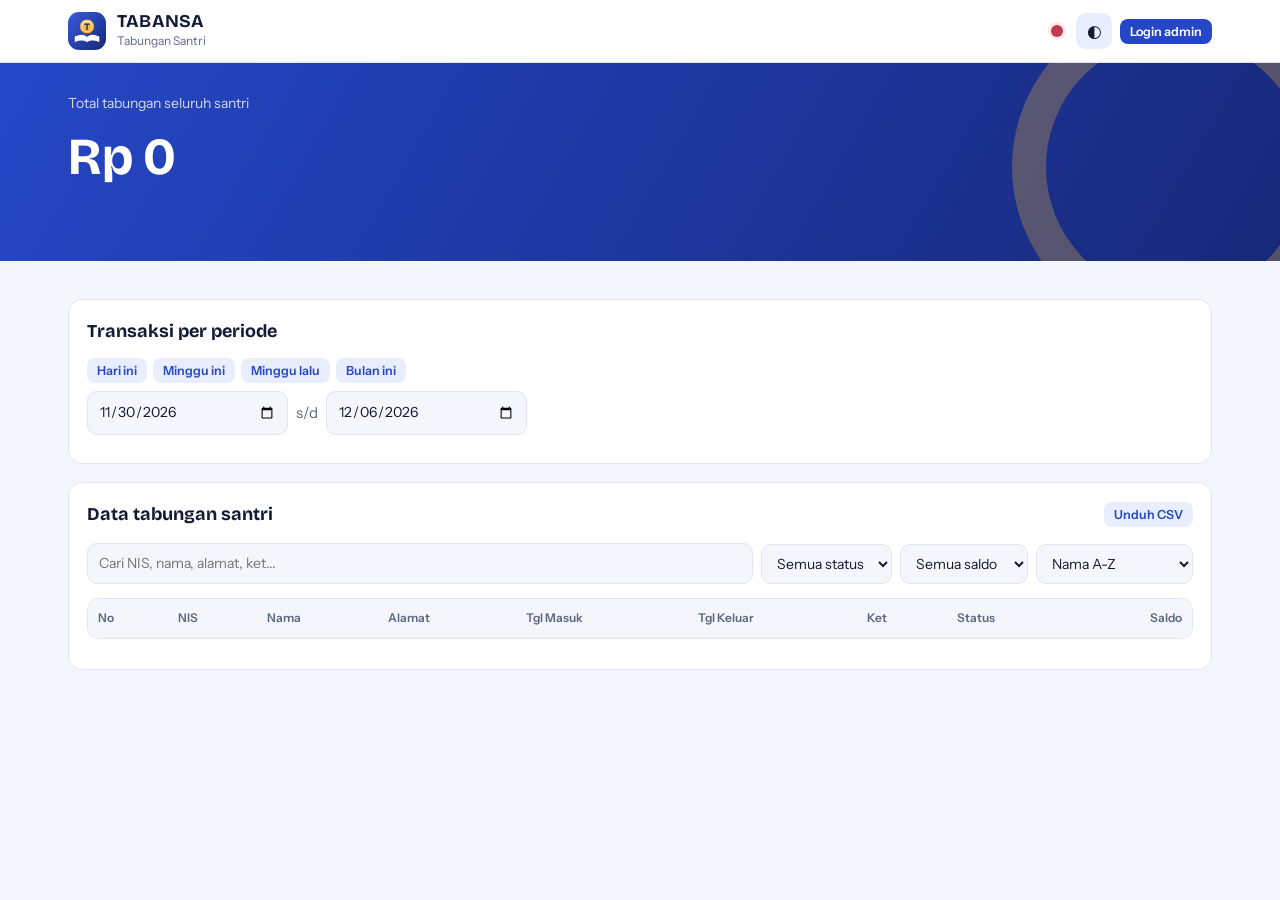
<file: index.html>
<!DOCTYPE html><html lang="id"><head><meta charset="UTF-8"><meta name="viewport" content="width=device-width,initial-scale=1">
<title>TABANSA - Tabungan Santri</title><link rel="manifest" href="manifest.json"><link rel="icon" href="icon.png"><meta name="theme-color" content="#2547C7">
<script src="theme.js"></script><link rel="preconnect" href="https://fonts.googleapis.com"><link rel="preconnect" href="https://fonts.gstatic.com" crossorigin><link href="https://fonts.googleapis.com/css2?family=Bricolage+Grotesque:opsz,wght@12..96,600;12..96,700&family=Instrument+Sans:wght@400;500;600&display=swap" rel="stylesheet"><link rel="stylesheet" href="style.css">
<script src="supabase.js"></script></head>
<body>
<header class="top"><div class="wrap"><a class="brand" href="index.html"><img src="icon.png" alt=""><span><b>TABANSA</b><small id="lem"></small></span></a>
<div class="acts"><button class="ib" data-theme-toggle aria-label="Ganti tema terang/gelap" title="Ganti tema">&#9680;</button><a class="btn btn-sm" href="admin/login.html">Login admin</a></div></div></header>
<section class="hero"><div class="wrap"><p>Total tabungan seluruh santri</p><h1 id="hSaldo" class="num">Rp 0</h1></div></section>
<main class="wrap">
<div class="chips" id="chips"></div>
<section class="card"><h2>Transaksi per periode</h2><div id="periode"></div></section>
<section class="card"><div class="bar"><h2>Data tabungan santri</h2><button id="dl" class="btn btn-ghost btn-sm">Unduh CSV</button></div>
<div class="bar" id="flt"></div>
<div class="tw only-w"><table><thead><tr><th>No</th><th>NIS</th><th>Nama</th><th>Alamat</th><th>Tgl Masuk</th><th>Tgl Keluar</th><th>Ket</th><th>Status</th><th class="r">Saldo</th></tr></thead><tbody id="tb"></tbody></table></div>
<div class="only-n" id="cards"></div>
<p id="empty" class="empty" hidden></p><div style="text-align:center;margin-top:12px"><button id="more" class="btn btn-ghost" hidden>Tampilkan lebih banyak</button></div></section>
</main>
<div class="modal" id="modal" hidden><div class="sheet"><button class="ib x" id="mx" aria-label="Tutup">&times;</button><h3 id="mN"></h3><p class="mut" id="mI" style="margin:0"></p><div class="sum" id="mS"></div><div id="mL"></div></div></div>
<script src="config.js"></script><script src="common.js"></script>
<script>
let S=[],shown=40,muatPeriode;
initNet();$("#lem").textContent=NAMA_LEMBAGA;$("#flt").innerHTML=FILTER_HTML;muatPeriode=initPeriode($("#periode"));
const chip=(l,v,c)=>`<div class="chip ${c||""}"><span>${l}</span><b>${v}</b></div>`;
async function load(){const{data,error}=await cq("saldo",sb.from("saldo_santri").select("*"));
 if(error){$("#empty").hidden=false;$("#empty").textContent=errJaringan(error)?"Belum ada data tersimpan. Sambungkan internet sekali untuk memuat data.":"Data belum bisa dimuat: "+error.message;return}
 S=data||[];const sum=k=>S.reduce((t,x)=>t+Number(x[k]),0);$("#hSaldo").textContent=rp(sum("saldo"));
 $("#chips").innerHTML=chip("Total santri",S.length)+chip("Santri aktif",S.filter(x=>x.aktif).length)+chip("Total setoran",rp(sum("total_masuk")),"in")+chip("Total penarikan",rp(sum("total_keluar")),"out");render()}
const lihat=()=>filterSantri(S,$("#q").value,$("#fSt").value,$("#fSa").value,$("#fSo").value);
function render(){const d=lihat(),v=d.slice(0,shown);$("#empty").hidden=d.length>0;$("#empty").textContent=S.length?"Tidak ada santri yang cocok.":"Belum ada data santri.";$("#more").hidden=d.length<=shown;
 $("#tb").innerHTML=v.map((x,i)=>`<tr class="klik" data-nis="${esc(x.nis)}"><td class="mut">${i+1}</td><td class="nw">${esc(x.nis)}</td><td class="nw"><span class="av">${inisial(x.nama)}</span><b>${esc(x.nama)}</b></td><td>${esc(x.alamat||"-")}</td><td class="nw">${tgl(x.tanggal_masuk)}</td><td class="nw">${tgl(x.tanggal_keluar)}</td><td>${esc(x.keterangan||"-")}</td><td>${statusPill(x)}</td><td class="r nw"><b>${rp(x.saldo)}</b></td></tr>`).join("");
 $("#cards").innerHTML=v.map(x=>`<button class="scard" data-nis="${esc(x.nis)}"><div style="display:flex;justify-content:space-between;gap:8px"><div><b>${esc(x.nama)}</b><br><small class="mut">NIS ${esc(x.nis)}${x.alamat?" · "+esc(x.alamat):""}</small></div>${statusPill(x)}</div><div class="num">${rp(x.saldo)}</div></button>`).join("")}
["q","fSt","fSa","fSo"].forEach(i=>$("#"+i).addEventListener("input",()=>{shown=40;render()}));$("#more").onclick=()=>{shown+=40;render()};
$("#dl").onclick=()=>csv("tabansa-saldo.csv",[["NIS","Nama","Alamat","Tgl Masuk","Tgl Keluar","Keterangan","Status","Total Setoran","Total Penarikan","Saldo"],...lihat().map(x=>[x.nis,x.nama,x.alamat,x.tanggal_masuk,x.tanggal_keluar,x.keterangan,x.aktif?"Aktif":"Tidak aktif",x.total_masuk,x.total_keluar,x.saldo])]);
async function detail(nis){const x=S.find(s=>s.nis===nis);if(!x)return;$("#mN").textContent=x.nama;
 $("#mI").textContent="NIS "+x.nis+(x.alamat?" · "+x.alamat:"")+" · masuk "+tgl(x.tanggal_masuk)+(x.tanggal_keluar?" · keluar "+tgl(x.tanggal_keluar):"");
 $("#mS").innerHTML=[["Setoran",rp(x.total_masuk),"in"],["Penarikan",rp(x.total_keluar),"out"],["Saldo",rp(x.saldo),""]].map(([l,v,c])=>`<div><span>${l}</span><b class="${c}">${v}</b></div>`).join("");
 $("#mL").innerHTML='<p class="empty">Memuat...</p>';$("#modal").hidden=false;
 const{data,error}=await cq("trx:"+nis,sb.from("transaksi").select("*").eq("nis",nis).order("tanggal",{ascending:false}).order("created_at",{ascending:false}));
 $("#mL").innerHTML=error?'<p class="empty">Riwayat belum tersimpan di perangkat. Buka saat online sekali.</p>':(data||[]).map(r=>trxRow(r,false)).join("")||'<p class="empty">Belum ada transaksi.</p>'}
document.addEventListener("click",e=>{const r=e.target.closest("[data-nis]");if(r)detail(r.dataset.nis)});
$("#mx").onclick=()=>$("#modal").hidden=true;$("#modal").onclick=e=>{if(e.target.id==="modal")e.target.hidden=true};
load();sb.channel("pub").on("postgres_changes",{event:"*",schema:"public"},()=>{load();muatPeriode()}).on("postgres_changes",{event:"INSERT",schema:"public",table:"transaksi"},p=>notifTrx(p.new)).subscribe(setRT);window.onBack=()=>{load();muatPeriode()};
</script></body></html>
</file>
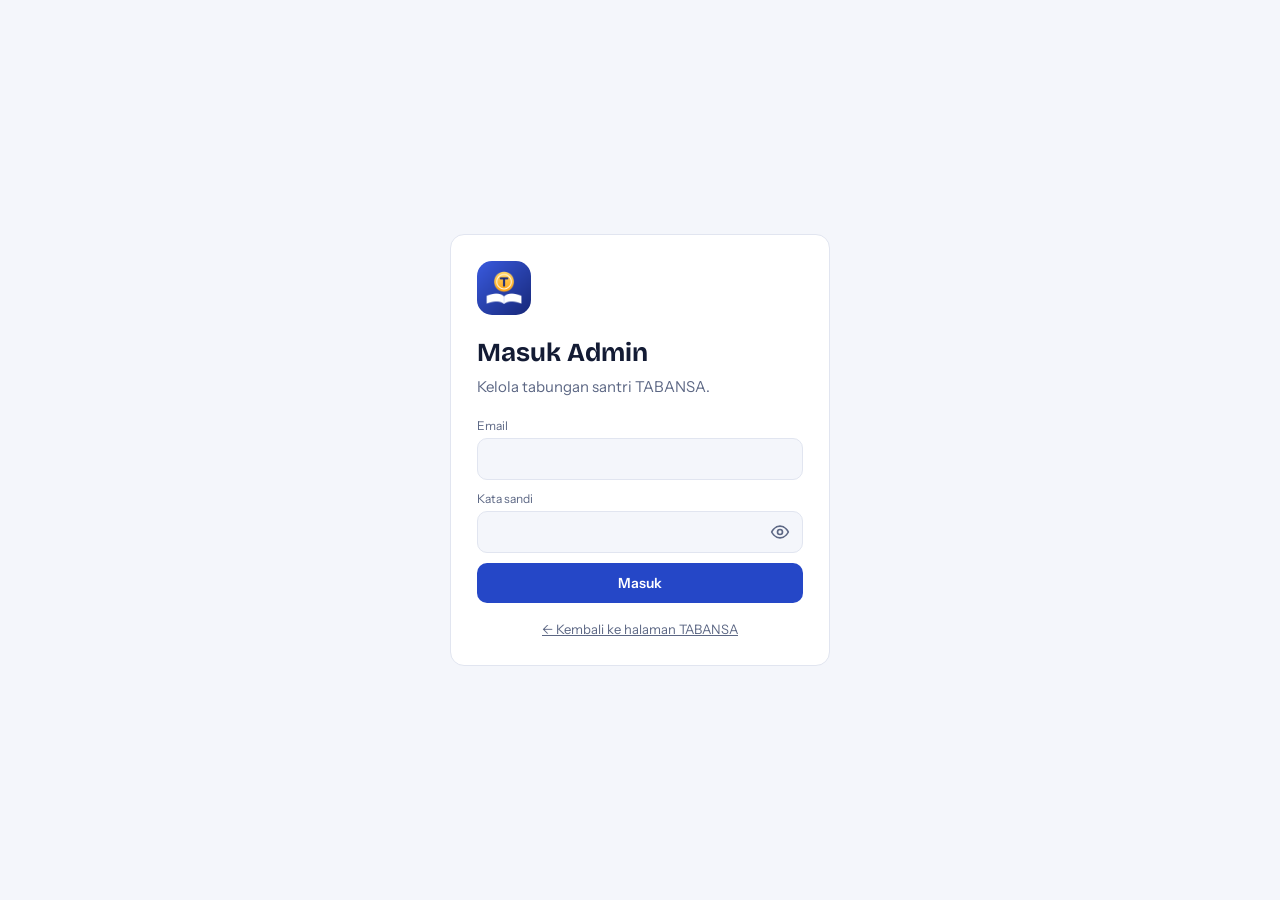
<file: admin/admin.html>
<!DOCTYPE html><html lang="id"><head><meta charset="UTF-8"><meta name="viewport" content="width=device-width,initial-scale=1">
<title>Admin - TABANSA</title><link rel="manifest" href="manifest.json"><link rel="icon" href="icon.png"><meta name="theme-color" content="#2547C7">
<script src="../theme.js"></script><link rel="preconnect" href="https://fonts.googleapis.com"><link rel="preconnect" href="https://fonts.gstatic.com" crossorigin><link href="https://fonts.googleapis.com/css2?family=Bricolage+Grotesque:opsz,wght@12..96,600;12..96,700&family=Instrument+Sans:wght@400;500;600&display=swap" rel="stylesheet"><link rel="stylesheet" href="../style.css">
<script src="../supabase.js"></script></head>
<body>
<header class="top"><div class="wrap"><a class="brand" href="../index.html"><img src="icon.png" alt=""><span><b>TABANSA Admin</b><small id="who"></small></span></a>
<div class="acts"><button class="ib" data-theme-toggle aria-label="Ganti tema terang/gelap" title="Ganti tema">&#9680;</button><a class="btn btn-ghost btn-sm only-w" href="../index.html">Halaman publik</a><button id="out" class="btn btn-bad btn-sm">Keluar</button></div></div></header>
<section class="hero" style="padding-bottom:58px"><div class="wrap"><p>Total tabungan seluruh santri</p><h1 id="hSaldo" class="num">Rp 0</h1></div></section>
<main class="wrap">
<div class="chips" id="chips"></div>
<section class="card" id="antreCard" hidden><div class="bar"><h2>Menunggu sinkron <span id="antreN"></span></h2><button id="sinkBtn" class="btn btn-sm">Sinkronkan sekarang</button></div>
<p class="mut" style="margin:0 0 10px;font-size:13px">Transaksi ini tersimpan di perangkat ini dan dikirim otomatis saat online. Saldo di bawah sudah memperhitungkannya.</p><div id="antreList"></div></section>
<section class="card"><div class="bar"><h2>Data santri &amp; tabungan</h2>
<button id="add" class="btn btn-sm">+ Tambah santri</button><button id="cepat" class="btn btn-ok btn-sm">Catat cepat (NIS)</button>
<button id="dlS" class="btn btn-ghost btn-sm">CSV saldo</button><button id="dlT" class="btn btn-ghost btn-sm">CSV transaksi</button></div>
<div class="bar" id="flt"></div>
<div class="tw only-w"><table><thead><tr><th>No</th><th>NIS</th><th>Nama</th><th>Alamat</th><th>Tgl Masuk</th><th>Tgl Keluar</th><th>Ket</th><th>Status</th><th class="r">Saldo</th><th>Aksi</th></tr></thead><tbody id="tb"></tbody></table></div>
<div class="only-n" id="cards"></div><p id="empty" class="empty" hidden></p><div style="text-align:center;margin-top:12px"><button id="more" class="btn btn-ghost" hidden>Tampilkan lebih banyak</button></div></section>
<section class="card"><h2>Transaksi per periode</h2><div id="periode"></div></section>
<section class="card"><div class="bar"><h2>Log aktivitas admin</h2><input id="lq" class="inp" style="flex:1;min-width:160px" placeholder="Cari admin, nama, NIS..."><select id="la" class="inp"><option value="">Semua aksi</option><option>TAMBAH</option><option>UBAH</option><option>HAPUS</option></select></div>
<div id="logList"></div></section>
</main>

<div class="modal" id="mT" hidden><form class="sheet f" id="ft"><button type="button" class="ib x" data-x="mT" aria-label="Tutup">&times;</button><h3>Catat transaksi</h3>
<div><label for="tNis">Santri (ketik NIS atau nama)</label><input id="tNis" class="inp" list="dl" required autocomplete="off" placeholder="mis. 12345"><datalist id="dl"></datalist></div>
<p id="tInfo" class="mut" style="margin:0">Pilih santri untuk melihat saldo.</p>
<div class="seg" id="seg"><button type="button" data-j="masuk" class="on">Setoran (masuk)</button><button type="button" data-j="keluar">Penarikan (keluar)</button></div>
<div><label for="tJml">Jumlah (ketik 5k, 10rb, 1,5jt, atau 25000)</label><input id="tJml" class="inp" inputmode="decimal" required autocomplete="off" placeholder="mis. 10k"><div id="tPrev" class="mut" style="font-size:13px;margin-top:4px">Rp 0</div><div class="q" id="tQ"></div></div>
<div><label for="tTgl">Tanggal</label><input id="tTgl" type="date" class="inp" required></div>
<div><label for="tKet">Keterangan</label><input id="tKet" class="inp" placeholder="Opsional"></div>
<button class="btn" id="tBtn" style="padding:11px">Simpan transaksi</button></form></div>

<div class="modal" id="mS" hidden><form class="sheet f" id="fs"><button type="button" class="ib x" data-x="mS" aria-label="Tutup">&times;</button><h3 id="sT"></h3>
<div class="g2"><div><label for="sNis">NIS</label><input id="sNis" class="inp" required></div><div><label for="sNama">Nama</label><input id="sNama" class="inp" required></div></div>
<div><label for="sAl">Alamat</label><input id="sAl" class="inp"></div>
<div class="g2"><div><label for="sM">Tanggal masuk</label><input id="sM" type="date" class="inp"></div><div><label for="sK">Tanggal keluar</label><input id="sK" type="date" class="inp"></div></div>
<div><label for="sKet">Keterangan</label><input id="sKet" class="inp"></div>
<label style="display:flex;gap:8px;align-items:center;font-size:14px;color:var(--ink)"><input id="sA" type="checkbox" checked> Santri masih aktif</label>
<button class="btn" style="padding:11px">Simpan</button></form></div>

<div class="modal" id="mR" hidden><div class="sheet"><button class="ib x" data-x="mR" aria-label="Tutup">&times;</button><h3 id="rN"></h3><p class="mut" id="rI" style="margin:0"></p><div class="sum" id="rS"></div><div id="rL"></div></div></div>

<script src="../config.js"></script><script src="../common.js"></script>
<script>
initNet();
let S=[],shown=40,edit=null,rNis=null,jenis="masuk",muatPeriode;
(async()=>{const email=await sesiAdmin();if(!email){location.href="login.html";return}
 $("#who").textContent=email;$("#tTgl").value=hariIni();$("#flt").innerHTML=FILTER_HTML;
 ["q","fSt","fSa","fSo"].forEach(i=>$("#"+i).addEventListener("input",()=>{shown=40;render()}));muatPeriode=initPeriode($("#periode"));load();muatLog();sinkron();["lq","la"].forEach(i=>$("#"+i).addEventListener("input",tampilLog));sb.channel("adm").on("postgres_changes",{event:"*",schema:"public"},()=>{load();muatPeriode();muatLog()}).on("postgres_changes",{event:"INSERT",schema:"public",table:"transaksi"},p=>notifTrx(p.new)).subscribe(setRT);window.onBack=()=>{sinkron();load();muatPeriode();muatLog()}})();
sb.auth.onAuthStateChange(e=>{if(e==="SIGNED_OUT")location.href="login.html"});
$("#out").onclick=()=>{try{localStorage.removeItem(CK+"log")}catch(e){}sb.auth.signOut()};
document.querySelectorAll("[data-x]").forEach(b=>b.onclick=()=>$("#"+b.dataset.x).hidden=true);
["mT","mS","mR"].forEach(i=>$("#"+i).onclick=e=>{if(e.target.id===i)e.target.hidden=true});
const chip=(l,v,c)=>`<div class="chip ${c||""}"><span>${l}</span><b>${v}</b></div>`;
async function load(){const{data,error}=await cq("saldo",sb.from("saldo_santri").select("*"));if(error)return toast(errJaringan(error)?"Belum ada data tersimpan. Sambungkan internet sekali untuk memuat data.":error.message,1);
 S=data||[];terapkanAntre();tampilAntre();const sum=k=>S.reduce((t,x)=>t+Number(x[k]),0);$("#hSaldo").textContent=rp(sum("saldo"));
 $("#chips").innerHTML=chip("Total santri",S.length)+chip("Santri aktif",S.filter(x=>x.aktif).length)+chip("Total setoran",rp(sum("total_masuk")),"in")+chip("Total penarikan",rp(sum("total_keluar")),"out");
 $("#dl").innerHTML=S.map(x=>`<option value="${esc(x.nis)}">${esc(x.nama)}</option>`).join("");render();cekNis()}
const lihat=()=>filterSantri(S,$("#q").value,$("#fSt").value,$("#fSa").value,$("#fSo").value);
const aksi=x=>{const n=esc(x.nis);return `<button class="btn btn-ok btn-sm" data-a="setor" data-nis="${n}">Setor</button> <button class="btn btn-bad btn-sm" data-a="tarik" data-nis="${n}">Tarik</button> <button class="btn btn-ghost btn-sm" data-a="riwayat" data-nis="${n}">Riwayat</button> <button class="btn btn-ghost btn-sm" data-a="ubah" data-nis="${n}">Edit</button> <button class="btn btn-bad btn-sm" data-a="hapus" data-nis="${n}">Hapus</button>`};
function render(){const d=lihat(),v=d.slice(0,shown);$("#empty").hidden=d.length>0;$("#empty").textContent=S.length?"Tidak ada santri yang cocok.":'Belum ada santri. Klik "Tambah santri" untuk memulai.';$("#more").hidden=d.length<=shown;
 $("#tb").innerHTML=v.map((x,i)=>`<tr><td class="mut">${i+1}</td><td class="nw">${esc(x.nis)}</td><td class="nw"><span class="av">${inisial(x.nama)}</span><b>${esc(x.nama)}</b></td><td>${esc(x.alamat||"-")}</td><td class="nw">${tgl(x.tanggal_masuk)}</td><td class="nw">${tgl(x.tanggal_keluar)}</td><td>${esc(x.keterangan||"-")}</td><td>${statusPill(x)}</td><td class="r nw"><b>${rp(x.saldo)}</b></td><td class="nw">${aksi(x)}</td></tr>`).join("");
 $("#cards").innerHTML=v.map(x=>`<div class="scard"><div style="display:flex;justify-content:space-between;gap:8px"><div><b>${esc(x.nama)}</b><br><small class="mut">NIS ${esc(x.nis)}${x.alamat?" · "+esc(x.alamat):""}</small></div>${statusPill(x)}</div><div class="num">${rp(x.saldo)}</div><div class="acts-row">${aksi(x)}</div></div>`).join("")}
document.addEventListener("click",e=>{const b=e.target.closest("[data-a]");if(!b)return;const n=b.dataset.nis;({setor:()=>catat(n,"masuk"),tarik:()=>catat(n,"keluar"),riwayat:()=>riwayat(n),ubah:()=>ubah(n),hapus:()=>hapusS(n)})[b.dataset.a]()});
$("#more").onclick=()=>{shown+=40;render()};

function setJ(j){jenis=j;document.querySelectorAll("#seg button").forEach(b=>b.classList.toggle("on",b.dataset.j===j))}
document.querySelectorAll("#seg button").forEach(b=>b.onclick=()=>setJ(b.dataset.j));
function cekNis(){const v=$("#tNis").value.trim().toLowerCase();const x=S.find(s=>s.nis.toLowerCase()===v)||(v?S.filter(s=>s.nama.toLowerCase()===v)[0]:null);
 $("#tInfo").innerHTML=!v?"Pilih santri untuk melihat saldo.":x?`<b style="color:var(--ink)">${esc(x.nama)}</b> · NIS ${esc(x.nis)} · saldo <b>${rp(x.saldo)}</b>${x.tunggu?` <small>(termasuk ${x.tunggu} menunggu sinkron)</small>`:""}`:'<span class="out">Santri tidak ditemukan.</span>';return x}
$("#tNis").oninput=cekNis;
function catat(nis,j){$("#tNis").value=nis||"";setJ(j||"masuk");$("#tJml").value="";$("#tKet").value="";prev();cekNis();$("#mT").hidden=false;($("#tNis").value?$("#tJml"):$("#tNis")).focus()}
const lab=n=>n>=1e6?n/1e6+"jt":n/1e3+"k";
$("#tQ").innerHTML=[5e3,1e4,2e4,5e4,1e5,2e5,5e5,1e6].map(n=>`<button type="button" class="btn btn-ghost btn-sm" data-n="${n}">+${lab(n)}</button>`).join("")+'<button type="button" class="btn btn-bad btn-sm" data-n="0">Kosongkan</button>';
function prev(){const v=parseNominal($("#tJml").value);$("#tPrev").innerHTML=isNaN(v)?'<span class="out">Format tidak dikenali. Contoh: 10k, 1,5jt, 25000</span>':rp(v)}
$("#tJml").oninput=prev;
$("#tQ").onclick=e=>{const b=e.target.closest("[data-n]");if(!b)return;const n=Number(b.dataset.n);$("#tJml").value=n?(parseNominal($("#tJml").value)||0)+n:"";prev();$("#tJml").focus()};
$("#cepat").onclick=()=>catat("","masuk");
$("#ft").onsubmit=async e=>{e.preventDefault();const x=cekNis();if(!x)return toast("Santri tidak ditemukan. Periksa NIS.",1);const jumlah=parseNominal($("#tJml").value);if(!jumlah||isNaN(jumlah)||jumlah<=0)return toast("Jumlah tidak valid. Contoh: 10k atau 25000",1);
 if(jenis==="keluar"&&jumlah>Number(x.saldo))return toast("Saldo tidak cukup. Saldo saat ini "+rp(x.saldo),1);
 const trx={id:uid(),nis:x.nis,jenis,jumlah,tanggal:$("#tTgl").value,keterangan:$("#tKet").value.trim()||null},lbl=(jenis==="masuk"?"Setoran ":"Penarikan ")+rp(jumlah)+" untuk "+x.nama;
 $("#tBtn").disabled=true;MILIK.add(trx.id);
 if(navigator.onLine){const{error}=await sb.from("transaksi").insert(trx);
  if(!error){$("#tBtn").disabled=false;$("#mT").hidden=true;toast(lbl+" tersimpan.");load();muatPeriode();return}
  if(!errJaringan(error)){$("#tBtn").disabled=false;return toast(error.message,1)}}
 // offline atau koneksi putus: simpan di perangkat, kirim otomatis nanti
 const ok=obSet([...obGet(),{...trx,nama:x.nama,t:Date.now()}]);$("#tBtn").disabled=false;
 if(!ok)return;$("#mT").hidden=true;toast(lbl+" disimpan di perangkat (offline). Dikirim otomatis saat online.");load()};

// ---- Antrean offline: tampil, hapus, sinkron ----
function terapkanAntre(){obGet().filter(it=>!it.err).forEach(it=>{const x=S.find(s=>s.nis===it.nis);if(!x)return;const j=Number(it.jumlah);
 if(it.jenis==="masuk"){x.total_masuk=Number(x.total_masuk)+j;x.saldo=Number(x.saldo)+j}else{x.total_keluar=Number(x.total_keluar)+j;x.saldo=Number(x.saldo)-j}x.tunggu=(x.tunggu||0)+1});
 const sum=k=>S.reduce((t,x)=>t+Number(x[k]),0);$("#hSaldo").textContent=rp(sum("saldo"));
 $("#chips").innerHTML=chip("Total santri",S.length)+chip("Santri aktif",S.filter(x=>x.aktif).length)+chip("Total setoran",rp(sum("total_masuk")),"in")+chip("Total penarikan",rp(sum("total_keluar")),"out")}
function tampilAntre(){const q=obGet();$("#antreCard").hidden=!q.length;$("#antreN").textContent=q.length?"("+q.length+")":"";
 $("#antreList").innerHTML=q.map(it=>`<div class="trx"><div><p><b>${esc(it.nama)}</b> <small>${esc(it.nis)}</small> ${it.err?'<span class="pill bad">Ditolak</span>':'<span class="pill">Menunggu</span>'}</p><small>${tgl(it.tanggal)} · ${it.jenis==="masuk"?"Setoran":"Penarikan"}${it.keterangan?" · "+esc(it.keterangan):""}${it.err?" · "+esc(it.err):""}</small></div><div class="v">${jml(it)} <button class="btn btn-bad btn-sm" data-ob="${esc(it.id)}">Hapus</button></div></div>`).join("")}
$("#antreList").onclick=e=>{const b=e.target.closest("[data-ob]");if(!b)return;if(!confirm("Hapus transaksi yang menunggu sinkron ini? Transaksi belum tercatat di server."))return;obSet(obGet().filter(z=>z.id!==b.dataset.ob));load()};
$("#sinkBtn").onclick=()=>{if(perluOnline())sinkron(true)};
let sedangSinkron=false;
async function sinkron(manual){if(sedangSinkron||!navigator.onLine||!obGet().length)return;sedangSinkron=true;let ok=0,gagal=0,putus=false;
 try{const{data:{session}={}}=await sb.auth.getSession();
  if(!session){if(manual)toast("Sesi login habis. Login ulang agar transaksi offline bisa dikirim.",1);return}
  for(const it of obGet()){MILIK.add(it.id);
   const{error}=await sb.from("transaksi").insert({id:it.id,nis:it.nis,jenis:it.jenis,jumlah:it.jumlah,tanggal:it.tanggal,keterangan:it.keterangan});
   if(!error||error.code==="23505"){obSet(obGet().filter(z=>z.id!==it.id));ok++}   // 23505 = sudah pernah terkirim
   else if(errJaringan(error)){putus=true;break}
   else{obSet(obGet().map(z=>z.id===it.id?{...z,err:error.message}:z));gagal++}}
 }catch(e){}finally{sedangSinkron=false}
 if(ok){toast(ok+" transaksi offline berhasil dikirim.");notif("Transaksi offline terkirim",ok+" transaksi berhasil disinkronkan ke server.")}
 if(gagal){toast(gagal+" transaksi ditolak server. Periksa daftar menunggu sinkron.",1);notif("Transaksi ditolak server",gagal+" transaksi perlu diperiksa di daftar Menunggu sinkron.")}
 if(putus)toast("Koneksi terputus. Sisa transaksi akan dikirim nanti.",1);
 if(ok||gagal){await load();muatPeriode();muatLog()}}

function bukaS(x){edit=x?x.nis:null;$("#sT").textContent=x?"Edit data santri":"Tambah santri";$("#sNis").value=x?.nis||"";$("#sNama").value=x?.nama||"";$("#sAl").value=x?.alamat||"";$("#sM").value=x?.tanggal_masuk||"";$("#sK").value=x?.tanggal_keluar||"";$("#sKet").value=x?.keterangan||"";$("#sA").checked=x?x.aktif:true;$("#mS").hidden=false;$("#sNis").focus()}
$("#add").onclick=()=>bukaS();const ubah=nis=>bukaS(S.find(s=>s.nis===nis));
$("#fs").onsubmit=async e=>{e.preventDefault();if(!perluOnline())return;const v={nis:$("#sNis").value.trim(),nama:$("#sNama").value.trim(),alamat:$("#sAl").value.trim()||null,tanggal_masuk:$("#sM").value||null,tanggal_keluar:$("#sK").value||null,keterangan:$("#sKet").value.trim()||null,aktif:$("#sA").checked};
 const{error}=edit?await sb.from("santri").update(v).eq("nis",edit):await sb.from("santri").insert(v);
 if(error)return toast(error.code==="23505"?"NIS sudah terdaftar.":error.message,1);$("#mS").hidden=true;toast("Data santri tersimpan.");load()};
async function hapusS(nis){if(!perluOnline())return;const x=S.find(s=>s.nis===nis);if(!confirm(`Hapus ${x.nama} (NIS ${nis}) beserta SEMUA riwayat tabungannya? Tidak bisa dibatalkan.`))return;
 const{error}=await sb.from("santri").delete().eq("nis",nis);if(error)return toast(error.message,1);toast("Santri dihapus.");load();muatPeriode()}

async function riwayat(nis){rNis=nis;const x=S.find(s=>s.nis===nis);$("#rN").textContent=x.nama;$("#rI").textContent="NIS "+x.nis+(x.alamat?" · "+x.alamat:"");
 $("#rS").innerHTML=[["Setoran",rp(x.total_masuk),"in"],["Penarikan",rp(x.total_keluar),"out"],["Saldo",rp(x.saldo),""]].map(([l,v,c])=>`<div><span>${l}</span><b class="${c}">${v}</b></div>`).join("");
 $("#rL").innerHTML='<p class="empty">Memuat...</p>';$("#mR").hidden=false;
 const{data,error}=await cq("trx:"+nis,sb.from("transaksi").select("*").eq("nis",nis).order("tanggal",{ascending:false}).order("created_at",{ascending:false}));
 if(error){$("#rL").innerHTML='<p class="empty">Riwayat belum tersimpan di perangkat. Buka saat online sekali.</p>';return}
 $("#rL").innerHTML=(data||[]).map(r=>`<div class="trx"><div><p>${jenisTxt(r.jenis)} · ${tgl(r.tanggal)}</p><small>${esc(r.keterangan||"-")}${r.admin_email?" · oleh "+esc(r.admin_email):""}</small></div><div class="v">${jml(r)} <button class="btn btn-bad btn-sm" onclick="hapusT('${r.id}')">Hapus</button></div></div>`).join("")||'<p class="empty">Belum ada transaksi.</p>'}
async function hapusT(id){if(!perluOnline())return;if(!confirm("Hapus transaksi ini? Saldo akan dihitung ulang."))return;const{error}=await sb.from("transaksi").delete().eq("id",id);if(error)return toast(error.message,1);toast("Transaksi dihapus.");await load();muatPeriode();riwayat(rNis)}

let LOG=[];
async function muatLog(){const{data,error}=await cq("log",sb.from("log_aktivitas").select("*").order("id",{ascending:false}).limit(200));
 if(error&&errJaringan(error)){$("#logList").innerHTML='<p class="empty">Log belum tersimpan di perangkat. Buka saat online sekali.</p>';return}
 if(error){$("#logList").innerHTML='<p class="empty">Log belum bisa dimuat: '+esc(error.message)+' (jalankan ulang supabase-setup.sql)</p>';return}LOG=data||[];tampilLog()}
const SKIP=["id","created_at","admin_email"];
function detailLog(l){const f=o=>Object.entries(o||{}).filter(([k])=>!SKIP.includes(k)).map(([k,v])=>k+": "+(v??"-"));
 if(l.aksi==="UBAH"){const L=l.data_lama||{},B=l.data_baru||{};return Object.keys(B).filter(k=>!SKIP.includes(k)&&JSON.stringify(L[k])!==JSON.stringify(B[k])).map(k=>k+": "+(L[k]??"-")+" → "+(B[k]??"-")).join("\n")||"Tidak ada perubahan nilai"}
 return f(l.aksi==="HAPUS"?l.data_lama:l.data_baru).join("\n")}
function tampilLog(){const q=$("#lq").value.toLowerCase(),a=$("#la").value;
 const d=LOG.filter(l=>(!a||l.aksi===a)&&((l.admin_email||"")+" "+(l.ringkasan||"")+" "+(l.kunci||"")).toLowerCase().includes(q));
 $("#logList").innerHTML=d.map(l=>`<div class="logrow"><p><span class="pill ${l.aksi==="TAMBAH"?"ok":l.aksi==="HAPUS"?"bad":""}">${l.aksi}</span> <b>${esc(l.ringkasan).replace(/Rp (\d+)/g,(m,n)=>rp(n))}</b></p><small>${new Date(l.waktu).toLocaleString("id-ID")} · oleh ${esc(l.admin_email||"-")}</small><details><summary class="mut">Rincian</summary><pre>${esc(detailLog(l))}</pre></details></div>`).join("")||'<p class="empty">Belum ada aktivitas tercatat.</p>'}

$("#dlS").onclick=()=>csv("tabansa-saldo.csv",[["NIS","Nama","Alamat","Tgl Masuk","Tgl Keluar","Keterangan","Status","Total Setoran","Total Penarikan","Saldo"],...lihat().map(x=>[x.nis,x.nama,x.alamat,x.tanggal_masuk,x.tanggal_keluar,x.keterangan,x.aktif?"Aktif":"Tidak aktif",x.total_masuk,x.total_keluar,x.saldo])]);
$("#dlT").onclick=async()=>{if(!perluOnline())return;const{data,error}=await sb.from("transaksi").select("*,santri(nama)").order("tanggal",{ascending:false}).limit(10000);if(error)return toast(error.message,1);
 csv("tabansa-transaksi.csv",[["Tanggal","NIS","Nama","Jenis","Jumlah","Keterangan","Admin"],...data.map(r=>[r.tanggal,r.nis,r.santri?.nama,r.jenis==="masuk"?"Setoran":"Penarikan",r.jumlah,r.keterangan,r.admin_email])])};

</script></body></html>
</file>
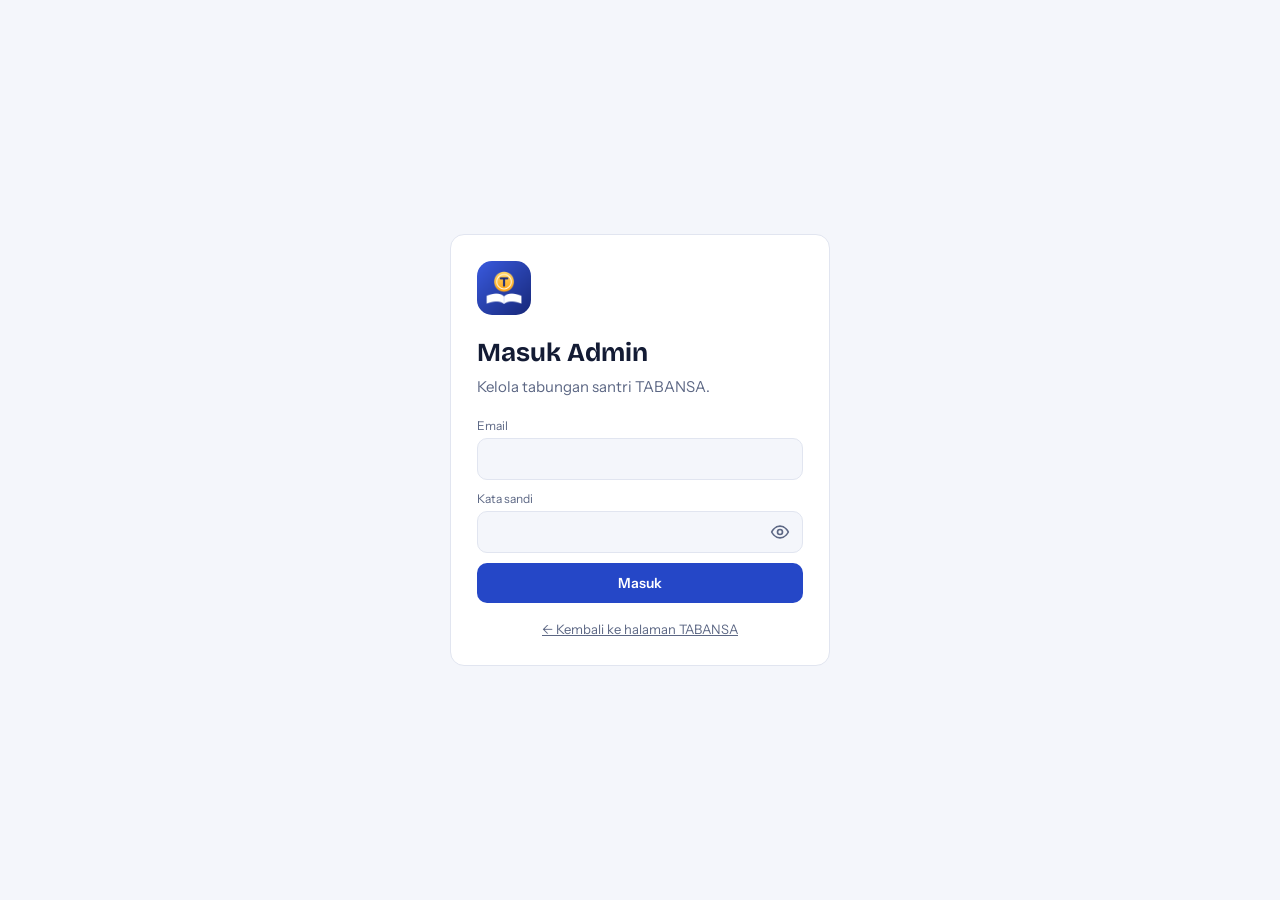
<file: admin/login.html>
<!DOCTYPE html><html lang="id"><head><meta charset="UTF-8"><meta name="viewport" content="width=device-width,initial-scale=1">
<title>Login Admin - TABANSA</title><link rel="manifest" href="manifest.json"><link rel="icon" href="icon.png"><meta name="theme-color" content="#2547C7">
<script src="../theme.js"></script><link rel="preconnect" href="https://fonts.googleapis.com"><link rel="preconnect" href="https://fonts.gstatic.com" crossorigin><link href="https://fonts.googleapis.com/css2?family=Bricolage+Grotesque:opsz,wght@12..96,600;12..96,700&family=Instrument+Sans:wght@400;500;600&display=swap" rel="stylesheet"><link rel="stylesheet" href="../style.css">
<script src="../supabase.js"></script></head>
<body><div class="login"><div class="card">
<img src="icon.png" alt=""><h1 style="margin:12px 0 2px;font-size:26px">Masuk Admin</h1><p class="mut" style="margin:0 0 18px">Kelola tabungan santri TABANSA.</p>
<form id="f" class="f"><div><label for="e">Email</label><input id="e" type="email" class="inp" required autocomplete="username"></div>
<div><label for="p">Kata sandi</label><div class="pw"><input id="p" type="password" class="inp" required autocomplete="current-password"><button type="button" id="tp" aria-label="Tampilkan kata sandi" aria-pressed="false" title="Tampilkan kata sandi"><svg viewBox="0 0 24 24" width="20" height="20" fill="none" stroke="currentColor" stroke-width="2" stroke-linecap="round" stroke-linejoin="round" aria-hidden="true"><path d="M2 12s3.5-7 10-7 10 7 10 7-3.5 7-10 7S2 12 2 12z"/><circle cx="12" cy="12" r="3"/></svg></button></div></div>
<p id="err" role="alert" class="out" style="margin:0" hidden></p><button id="b" class="btn" style="padding:11px">Masuk</button></form>
<p style="text-align:center;margin:16px 0 0;font-size:13px"><a href="../index.html" class="mut">&larr; Kembali ke halaman TABANSA</a></p>
</div></div>
<script src="../config.js"></script>
<script>
sb.auth.getSession().then(({data})=>{if(data.session)location.href="admin.html"});
const EYE=`<svg viewBox="0 0 24 24" width="20" height="20" fill="none" stroke="currentColor" stroke-width="2" stroke-linecap="round" stroke-linejoin="round" aria-hidden="true"><path d="M2 12s3.5-7 10-7 10 7 10 7-3.5 7-10 7S2 12 2 12z"/><circle cx="12" cy="12" r="3"/></svg>`,OFF=`<svg viewBox="0 0 24 24" width="20" height="20" fill="none" stroke="currentColor" stroke-width="2" stroke-linecap="round" stroke-linejoin="round" aria-hidden="true"><path d="M17.94 17.94A10.07 10.07 0 0 1 12 19c-6.5 0-10-7-10-7a18.5 18.5 0 0 1 5.06-5.94M9.9 4.24A9.12 9.12 0 0 1 12 5c6.5 0 10 7 10 7a18.5 18.5 0 0 1-2.16 3.19M14.12 14.12a3 3 0 1 1-4.24-4.24"/><path d="M1 1l22 22"/></svg>`;
document.getElementById("tp").onclick=()=>{const i=document.getElementById("p"),b=document.getElementById("tp"),show=i.type==="password";
 i.type=show?"text":"password";b.innerHTML=show?OFF:EYE;b.setAttribute("aria-pressed",show);const t=show?"Sembunyikan kata sandi":"Tampilkan kata sandi";b.setAttribute("aria-label",t);b.title=t;i.focus()};
document.getElementById("f").onsubmit=async e=>{e.preventDefault();const b=document.getElementById("b"),er=document.getElementById("err");er.hidden=true;if(!navigator.onLine){er.textContent="Tidak ada koneksi internet. Login butuh internet.";er.hidden=false;return}b.disabled=true;b.textContent="Memproses...";
 const{error}=await sb.auth.signInWithPassword({email:document.getElementById("e").value,password:document.getElementById("p").value});
 if(error){er.textContent="Email atau kata sandi salah.";er.hidden=false;b.disabled=false;b.textContent="Masuk"}else location.href="admin.html"};
</script></body></html>
</file>
<file: style.css>
:root{--bg:#F4F6FB;--sf:#fff;--ink:#131B34;--mut:#5C6784;--line:#E1E5F0;--pri:#2547C7;--pri2:#18297A;--soft:#E9EEFF;--gold:#F2B632;--ok:#13845A;--okbg:#E3F5EC;--bad:#C23A4B;--badbg:#FBE9EC;--r:14px}
[data-theme=dark]{--bg:#0E1224;--sf:#171C33;--ink:#E8ECFA;--mut:#9AA5C6;--line:#262D4B;--pri:#6C8BFF;--pri2:#0B1030;--soft:#222B54;--ok:#4FD1A0;--okbg:#12332A;--bad:#FF7B8C;--badbg:#3A1C25}
[hidden]{display:none!important}*{box-sizing:border-box}html{color-scheme:light}[data-theme=dark]{color-scheme:dark}
body{margin:0;background:var(--bg);color:var(--ink);font:15px/1.55 "Instrument Sans",system-ui,sans-serif}
h1,h2,h3,.num{font-family:"Bricolage Grotesque","Instrument Sans",sans-serif;margin:0}
a{color:inherit}.wrap{max-width:1180px;margin:0 auto;padding:0 18px}
.top{position:sticky;top:0;z-index:20;background:var(--sf);border-bottom:1px solid var(--line)}
.top .wrap{display:flex;align-items:center;justify-content:space-between;gap:10px;height:62px}
.brand{display:flex;align-items:center;gap:11px;text-decoration:none;min-width:0}.brand img{width:38px;height:38px;border-radius:11px}
.brand b{display:block;font:700 18px "Bricolage Grotesque",system-ui,sans-serif;letter-spacing:.2px;line-height:1.1}.brand small{color:var(--mut);font-size:12px}
.acts{display:flex;align-items:center;gap:8px}.dot{width:9px;height:9px;border-radius:50%;background:var(--line)}.dot.on{background:var(--ok)}
.hero{background:linear-gradient(120deg,var(--pri),var(--pri2));color:#fff;padding:30px 0 64px;position:relative;overflow:hidden}
.hero::after{content:"";position:absolute;right:-60px;top:-60px;width:260px;height:260px;border-radius:50%;border:34px solid rgba(242,182,50,.28)}
.hero p{margin:0;opacity:.8;font-size:14px}.hero h1{font-size:clamp(32px,6vw,52px);font-weight:700;letter-spacing:-.5px;margin-top:2px}
.chips{display:grid;grid-template-columns:repeat(auto-fit,minmax(170px,1fr));gap:12px;margin-top:-40px;position:relative;z-index:2}
.chip{background:var(--sf);border:1px solid var(--line);border-radius:var(--r);padding:14px 16px;box-shadow:0 6px 18px rgba(19,27,52,.07)}
.chip span{font-size:12px;color:var(--mut)}.chip b{display:block;font:700 22px "Bricolage Grotesque",system-ui,sans-serif;margin-top:2px}
.chip.in b{color:var(--ok)}.chip.out b{color:var(--bad)}
main.wrap{padding-top:20px;padding-bottom:50px;display:grid;gap:18px}
.card{background:var(--sf);border:1px solid var(--line);border-radius:var(--r);padding:18px}
.card h2{font-size:18px;margin-bottom:12px}
.bar{display:flex;flex-wrap:wrap;gap:8px;align-items:center;margin-bottom:14px}.bar h2{margin:0 auto 0 0}
.inp,select.inp{border:1px solid var(--line);background:var(--bg);color:var(--ink);border-radius:10px;padding:9px 11px;font:inherit;font-size:14px;min-width:0}
.inp:focus,.btn:focus-visible,.ib:focus-visible{outline:2px solid var(--pri);outline-offset:1px}
.btn{border:0;background:var(--pri);color:#fff;font:600 14px "Instrument Sans",system-ui,sans-serif;padding:9px 15px;border-radius:10px;cursor:pointer;text-decoration:none;display:inline-block}
[data-theme=dark] .btn{color:#0B1030}
.btn:hover{filter:brightness(1.1)}.btn:disabled{opacity:.6}
.btn-ghost{background:var(--soft);color:var(--pri)}[data-theme=dark] .btn-ghost{color:var(--ink)}
.btn-ok{background:var(--okbg);color:var(--ok)}.btn-bad{background:var(--badbg);color:var(--bad)}[data-theme=dark] .btn-ok,[data-theme=dark] .btn-bad{color:inherit}
.btn-sm{padding:5px 10px;font-size:12.5px;border-radius:8px}
.ib{width:36px;height:36px;border:0;border-radius:10px;background:var(--soft);color:var(--ink);cursor:pointer;font-size:17px}
.tw{overflow-x:auto;border:1px solid var(--line);border-radius:12px}
table{border-collapse:collapse;width:100%;font-size:14px}th{background:var(--bg);color:var(--mut);font-weight:600;font-size:12px;text-align:left;padding:10px;white-space:nowrap}
td{padding:10px;border-top:1px solid var(--line);vertical-align:middle}tbody tr:hover{background:var(--soft)}tr.klik{cursor:pointer}
.r{text-align:right}.nw{white-space:nowrap}.mut{color:var(--mut)}.in{color:var(--ok)}.out{color:var(--bad)}
.av{display:inline-grid;place-items:center;width:30px;height:30px;border-radius:50%;background:var(--soft);color:var(--pri);font-weight:700;font-size:13px;margin-right:9px;vertical-align:middle}
.pill{font-size:12px;font-weight:600;padding:3px 9px;border-radius:99px;background:var(--bg);color:var(--mut);white-space:nowrap}.pill.ok{background:var(--okbg);color:var(--ok)}
.trx{display:flex;justify-content:space-between;gap:12px;align-items:center;background:var(--bg);border-radius:12px;padding:10px 13px;margin-bottom:8px}
.trx p{margin:0}.trx small{color:var(--mut)}.trx .v{text-align:right;white-space:nowrap}
.scard{display:block;width:100%;text-align:left;border:1px solid var(--line);background:var(--sf);color:inherit;border-radius:12px;padding:13px;margin-bottom:10px;font:inherit}
.scard .num{font-size:20px;margin-top:6px}.only-n{display:none}
.empty{text-align:center;color:var(--mut);padding:28px 0}
.seg{display:grid;grid-template-columns:1fr 1fr;gap:6px}.seg button{border:1px solid var(--line);background:var(--bg);color:var(--ink);padding:9px;border-radius:10px;font:600 14px "Instrument Sans",system-ui,sans-serif;cursor:pointer}
.seg button.on[data-j=masuk]{background:var(--okbg);color:var(--ok);border-color:var(--ok)}.seg button.on[data-j=keluar]{background:var(--badbg);color:var(--bad);border-color:var(--bad)}
.modal{position:fixed;inset:0;background:rgba(10,14,32,.55);z-index:40;display:flex;align-items:flex-end;justify-content:center}.modal[hidden]{display:none}
.sheet{background:var(--sf);width:100%;max-width:620px;max-height:92vh;overflow:auto;border-radius:20px 20px 0 0;padding:20px;animation:up .2s ease-out}
@keyframes up{from{transform:translateY(16px);opacity:0}to{transform:none;opacity:1}}
.sheet{position:relative}.sheet h3{font-size:19px;margin-bottom:12px;padding-right:44px}.x{position:absolute;right:14px;top:14px}.q{display:flex;flex-wrap:wrap;gap:6px;margin-top:8px}.acts-row{display:flex;flex-wrap:wrap;gap:6px;margin-top:10px}
.f{display:grid;gap:10px}.g2{display:grid;grid-template-columns:1fr 1fr;gap:10px}.f label{font-size:12px;color:var(--mut);display:block;margin-bottom:3px}.f .inp{width:100%}
.sum{display:grid;grid-template-columns:repeat(3,1fr);gap:8px;margin:12px 0}.sum div{background:var(--bg);border-radius:12px;padding:10px}.sum span{font-size:11px;color:var(--mut)}.sum b{display:block;font:700 15px "Bricolage Grotesque",system-ui,sans-serif}
.per{display:flex;flex-wrap:wrap;gap:8px;align-items:center;margin-bottom:10px}.per .inp{width:auto}
#toasts{position:fixed;top:14px;right:14px;z-index:60;display:grid;gap:8px}
.toast{padding:10px 14px;border-radius:12px;font-weight:600;font-size:14px;background:var(--okbg);color:var(--ok);border:1px solid var(--ok);animation:up .25s}.toast.err{background:var(--badbg);color:var(--bad);border-color:var(--bad)}
.login{min-height:100dvh;display:grid;place-items:center;padding:18px}.login .card{width:100%;max-width:380px;padding:26px}.login img{width:54px;border-radius:15px}
@media(min-width:720px){.modal{align-items:center}.sheet{border-radius:20px}}
@media(max-width:900px){.only-w{display:none}.only-n{display:block}}
@media(prefers-reduced-motion:reduce){*{animation:none!important}}
.pill.bad{background:var(--badbg);color:var(--bad)}.logrow{background:var(--bg);border-radius:12px;padding:10px 13px;margin-bottom:8px}.logrow p{margin:0}.logrow small{color:var(--mut)}.logrow details{margin-top:6px;font-size:13px}.logrow pre{margin:6px 0 0;white-space:pre-wrap;word-break:break-word;font:12.5px/1.5 ui-monospace,monospace;color:var(--mut)}
.pw{position:relative}.pw .inp{padding-right:46px}.pw button{position:absolute;right:5px;top:50%;transform:translateY(-50%);width:36px;height:36px;border:0;border-radius:9px;background:none;color:var(--mut);cursor:pointer;display:grid;place-items:center}.pw button:hover{color:var(--ink);background:var(--soft)}.pw button:focus-visible{outline:2px solid var(--pri)}
.net{display:inline-flex;align-items:center;gap:6px;font-size:12px;font-weight:600;padding:5px 10px;border-radius:99px;background:var(--bg);color:var(--mut);border:1px solid var(--line);white-space:nowrap}
.net i{width:8px;height:8px;border-radius:50%;background:var(--mut)}
.net.on{background:var(--okbg);color:var(--ok);border-color:transparent}.net.on i{background:var(--ok);animation:pulse 2s infinite}
.net.off{background:var(--badbg);color:var(--bad);border-color:transparent}.net.off i{background:var(--bad)}
.net.wait i{background:var(--gold)}@keyframes pulse{50%{opacity:.35}}
.offbar{position:fixed;left:50%;bottom:16px;transform:translateX(-50%);z-index:70;background:var(--bad);color:#fff;padding:10px 16px;border-radius:12px;font-weight:600;font-size:14px;width:max-content;max-width:calc(100% - 28px);box-shadow:0 8px 24px rgba(0,0,0,.25)}
[data-theme=dark] .offbar{color:#0B1030}
/* Indikator koneksi: hanya titik (teks tetap ada untuk pembaca layar & tooltip) */
.net{position:relative;width:22px;height:22px;padding:0;gap:0;justify-content:center;background:none!important;border:0!important;cursor:help}
.net span{position:absolute;width:1px;height:1px;overflow:hidden;clip:rect(0 0 0 0);white-space:nowrap}
.net i{width:12px;height:12px}
.net.on i{box-shadow:0 0 0 3px var(--okbg)}.net.off i{box-shadow:0 0 0 3px var(--badbg)}.net.wait i{box-shadow:0 0 0 3px var(--soft)}

/* ---- Perapian tampilan (anti numpuk) ---- */
.brand{flex:1;min-width:0}.brand span{min-width:0}.brand b,.brand small{display:block;white-space:nowrap;overflow:hidden;text-overflow:ellipsis}
.acts{flex-shrink:0}.top .wrap{height:auto;min-height:62px;padding-top:8px;padding-bottom:8px}
.pre{display:flex;flex-wrap:wrap;gap:6px;margin-bottom:8px}
.dts{display:grid;grid-template-columns:1fr auto 1fr;gap:8px;align-items:center;max-width:440px;margin-bottom:10px}.dts .inp{width:100%;min-width:0}
@media(max-width:600px){
 .wrap{padding:0 14px}
 .hero{padding:20px 0 54px}.hero h1{font-size:32px}.hero::after{width:170px;height:170px;right:-70px;top:-70px;border-width:22px;opacity:.6}
 .chips{grid-template-columns:1fr 1fr;gap:10px}.chip{padding:11px 13px}.chip b{font-size:17px;overflow-wrap:anywhere}
 main.wrap{gap:14px}.card{padding:14px}.card h2{font-size:17px}.bar{gap:6px}
 #flt{display:grid;grid-template-columns:repeat(3,1fr);gap:8px}#flt .inp:first-child{grid-column:1/-1;min-width:0}#flt select.inp{padding:8px 6px;font-size:13px;min-width:0}
 #lq{flex:1 1 100%!important}
 .pre{display:grid;grid-template-columns:1fr 1fr}.pre .btn{padding:8px}
 .sheet{padding:16px}
}

.pill{align-self:flex-start;height:fit-content;line-height:1.5}
@media(max-width:600px){
 .top .wrap{gap:8px}.brand{gap:8px}.brand img{width:34px;height:34px}.brand b{font-size:16px}.brand small{font-size:11px}
 .acts{gap:6px}.ib{width:32px;height:32px;font-size:15px}.acts .btn-sm{padding:6px 10px}
 #flt{grid-template-columns:1fr 1fr}#flt select.inp:last-child{grid-column:1/-1}#flt select.inp{padding:9px 8px;font-size:13.5px}
 #la{flex:1 1 100%}
}
</file>
